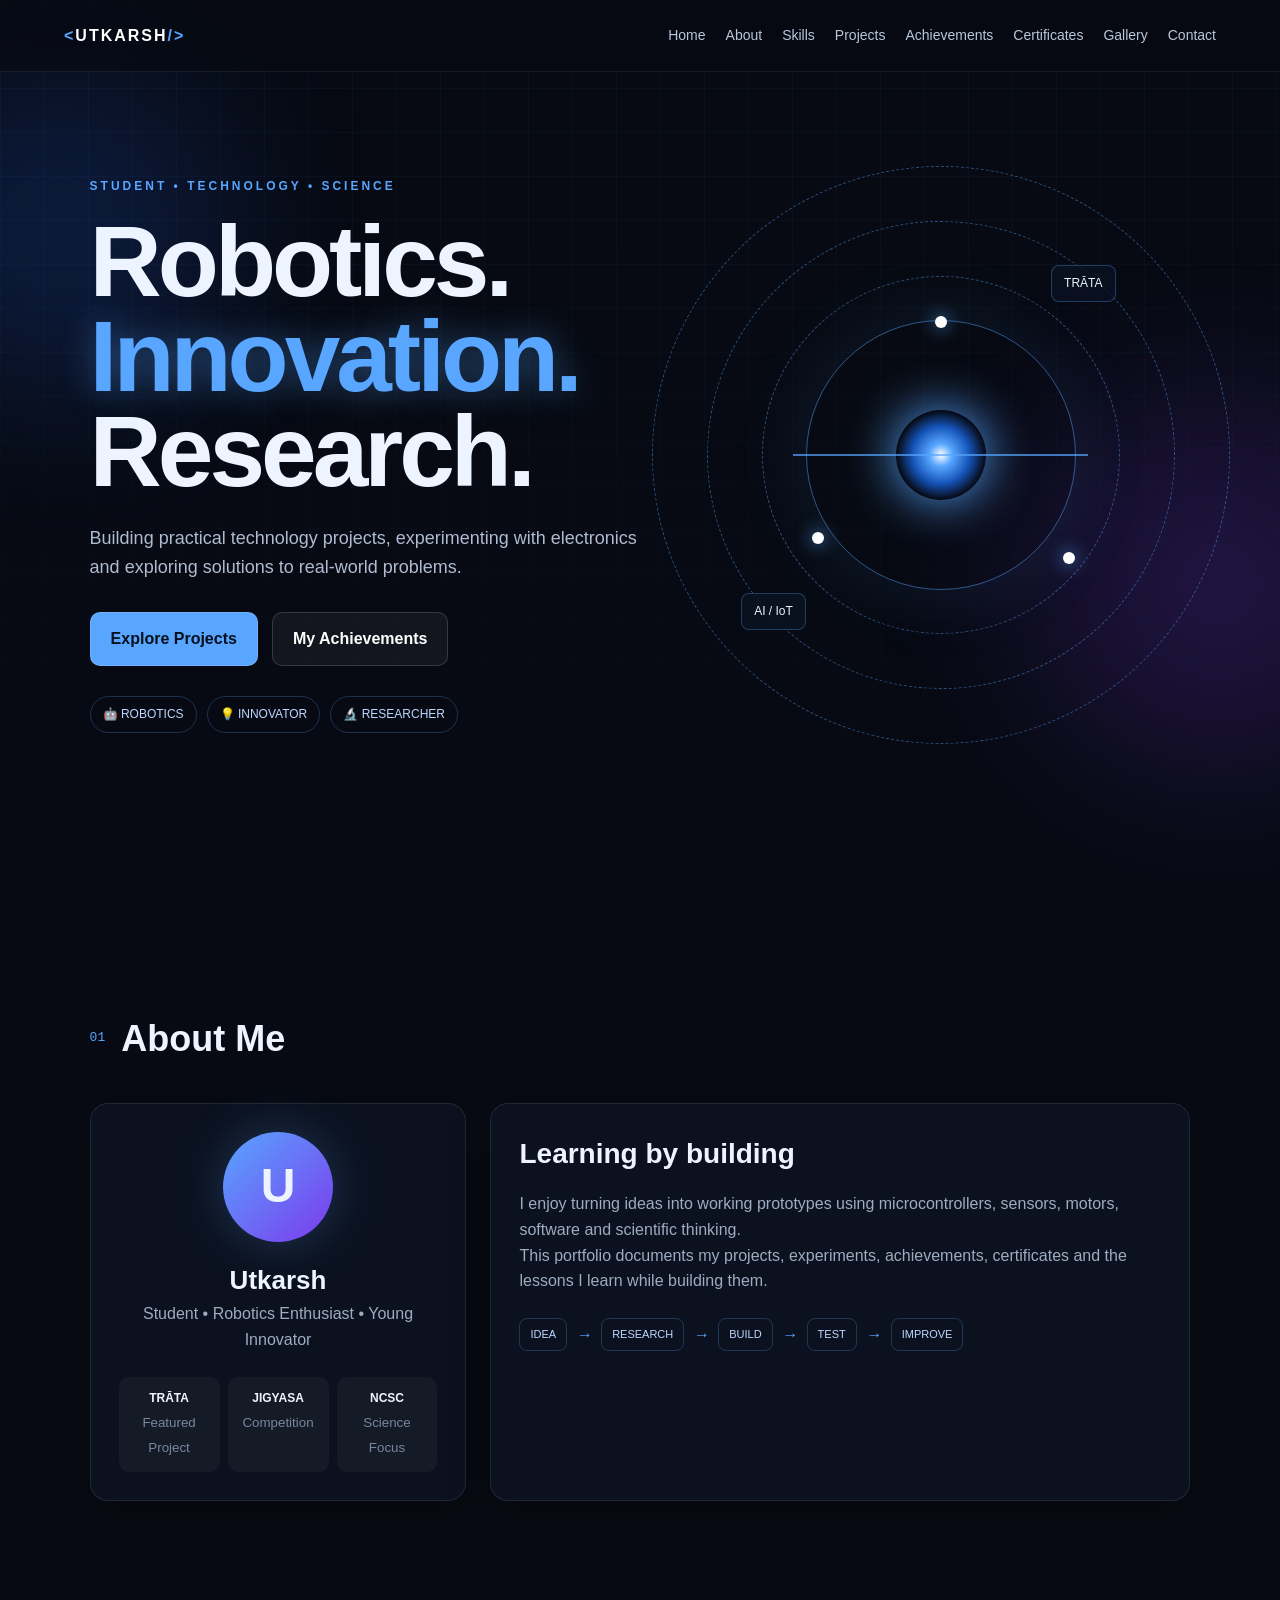
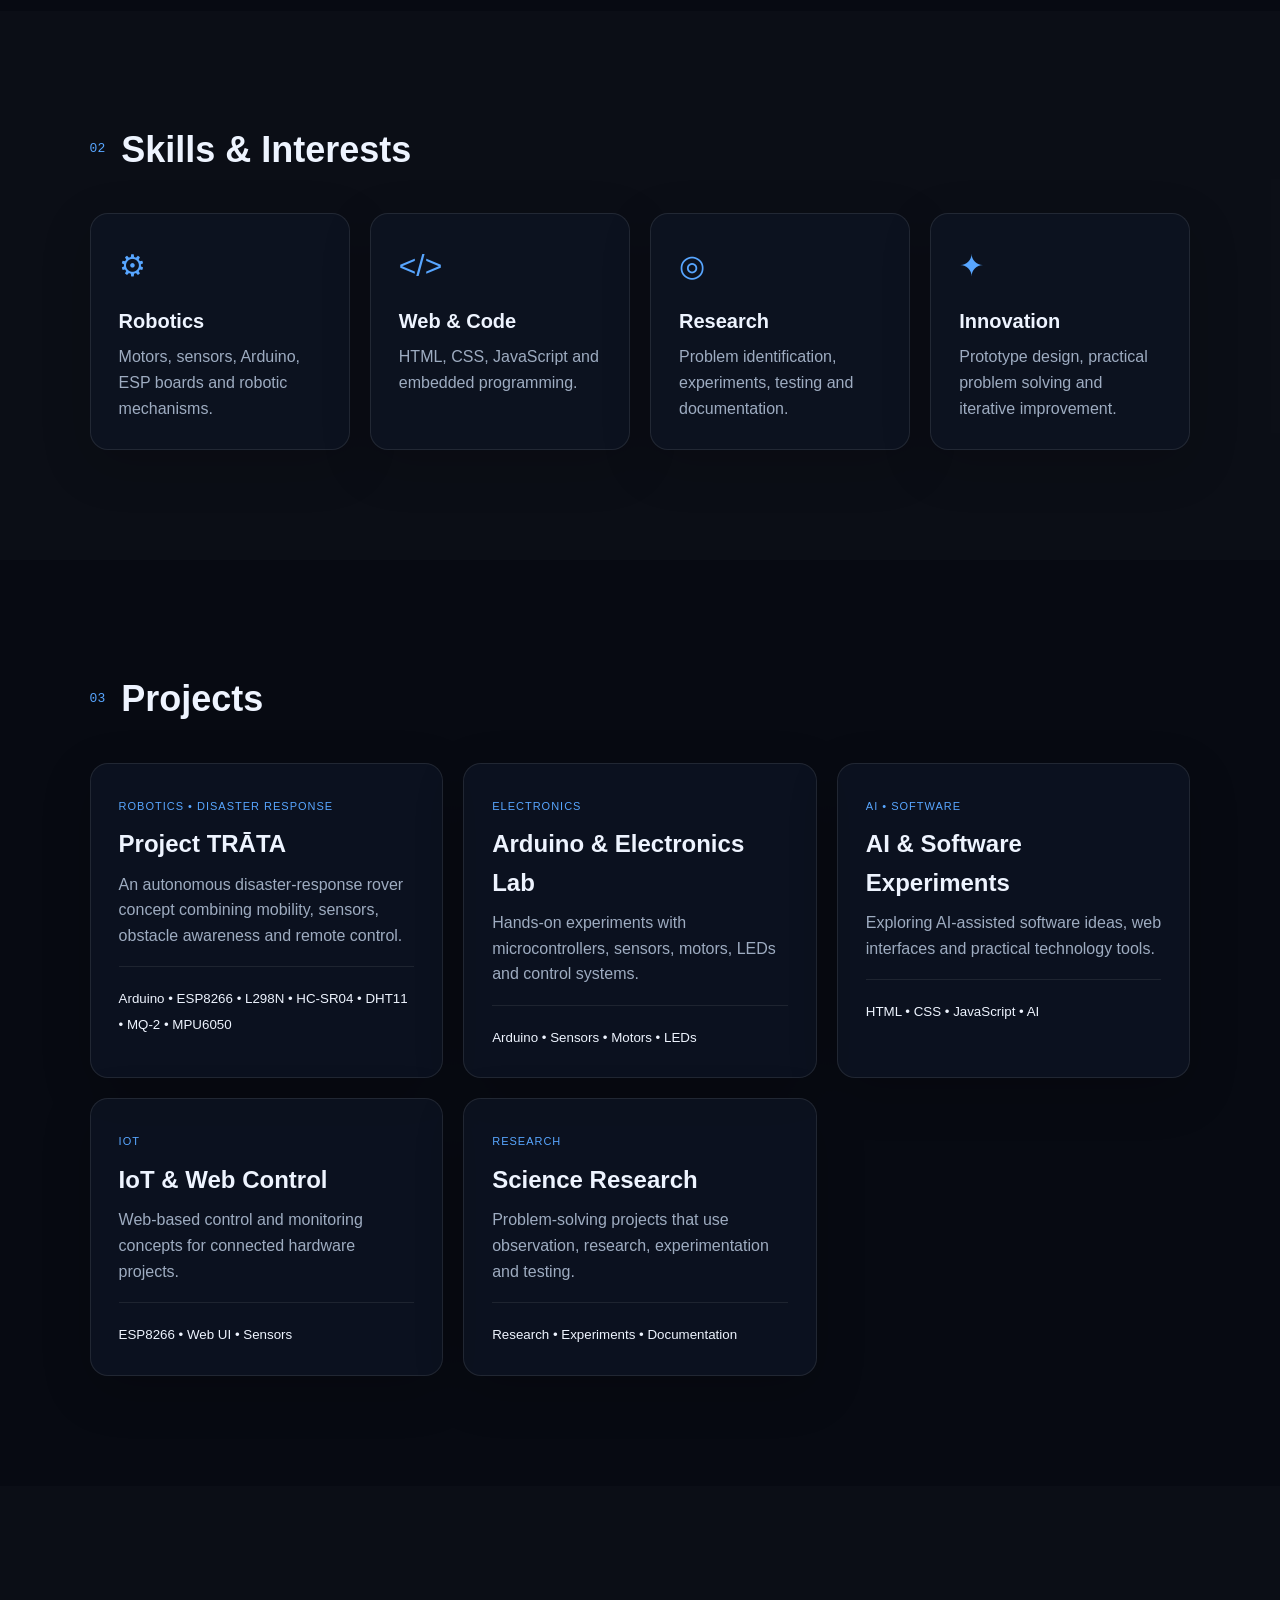
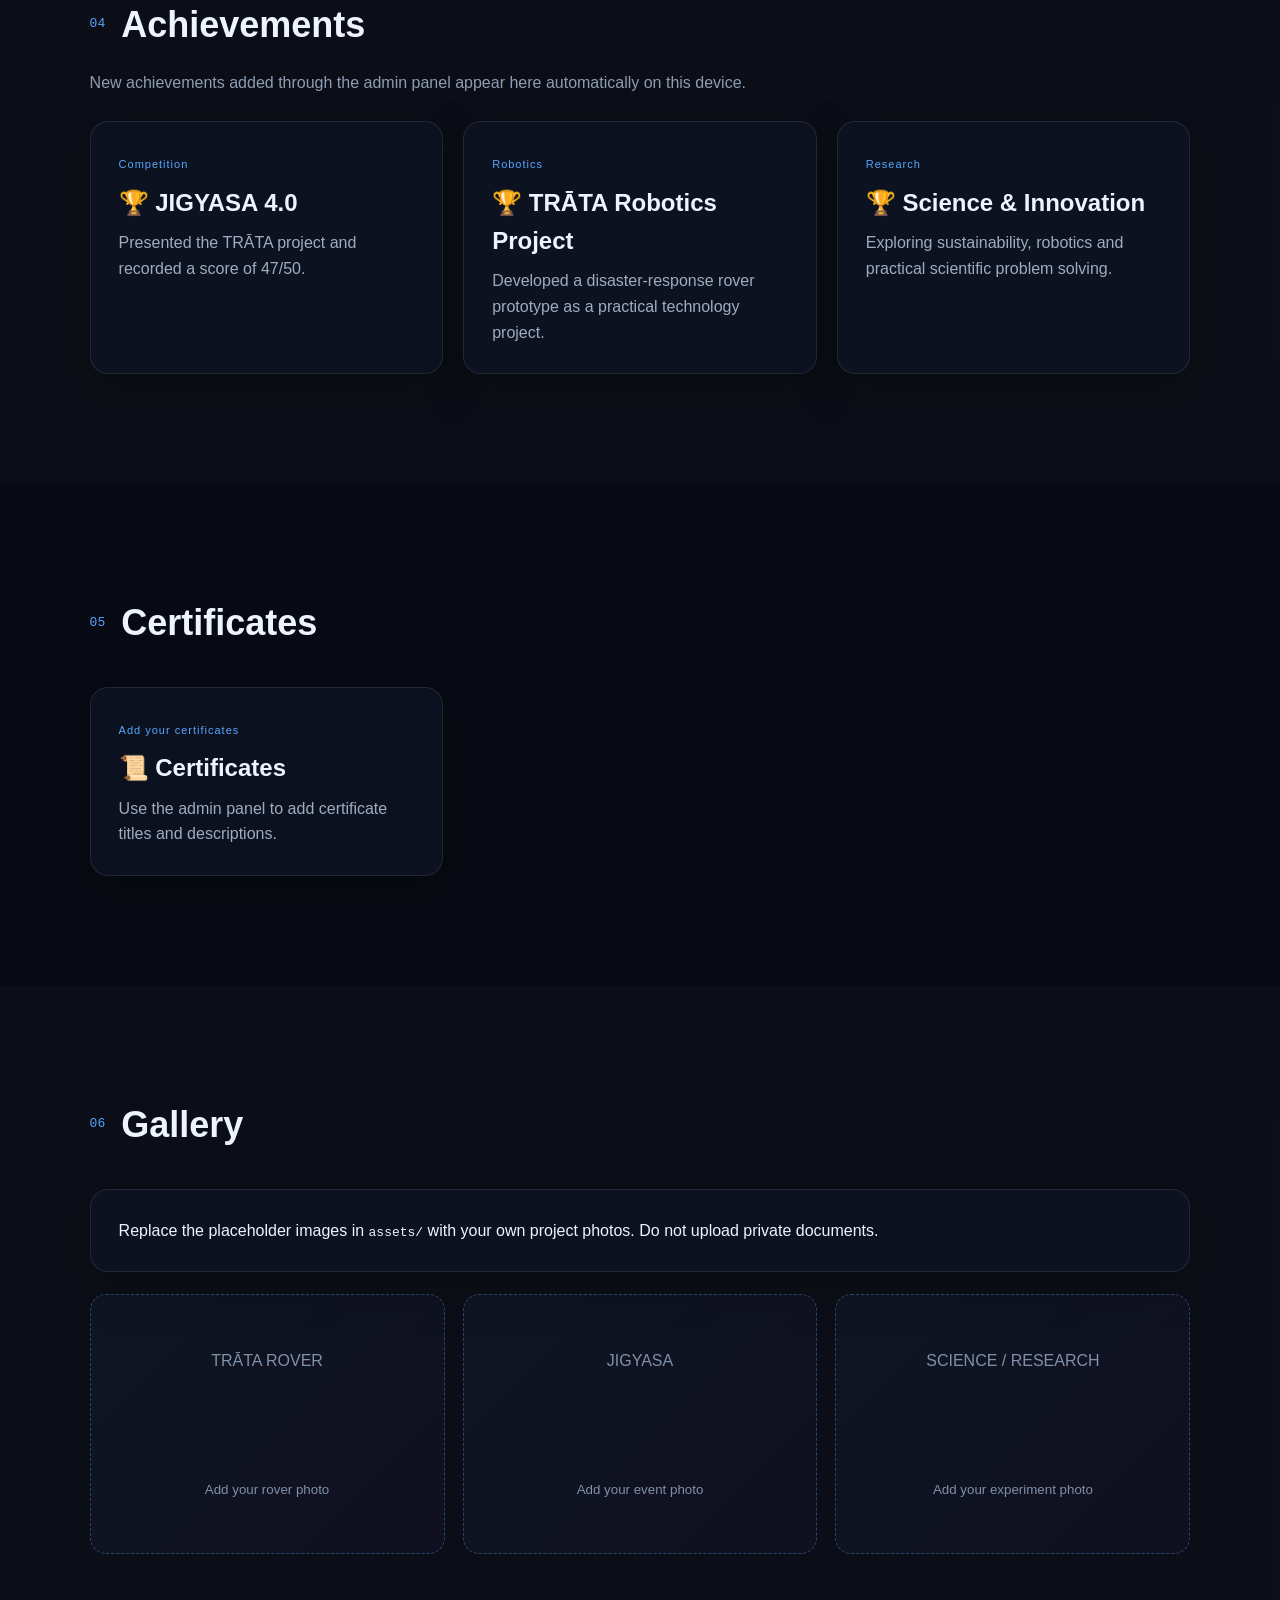
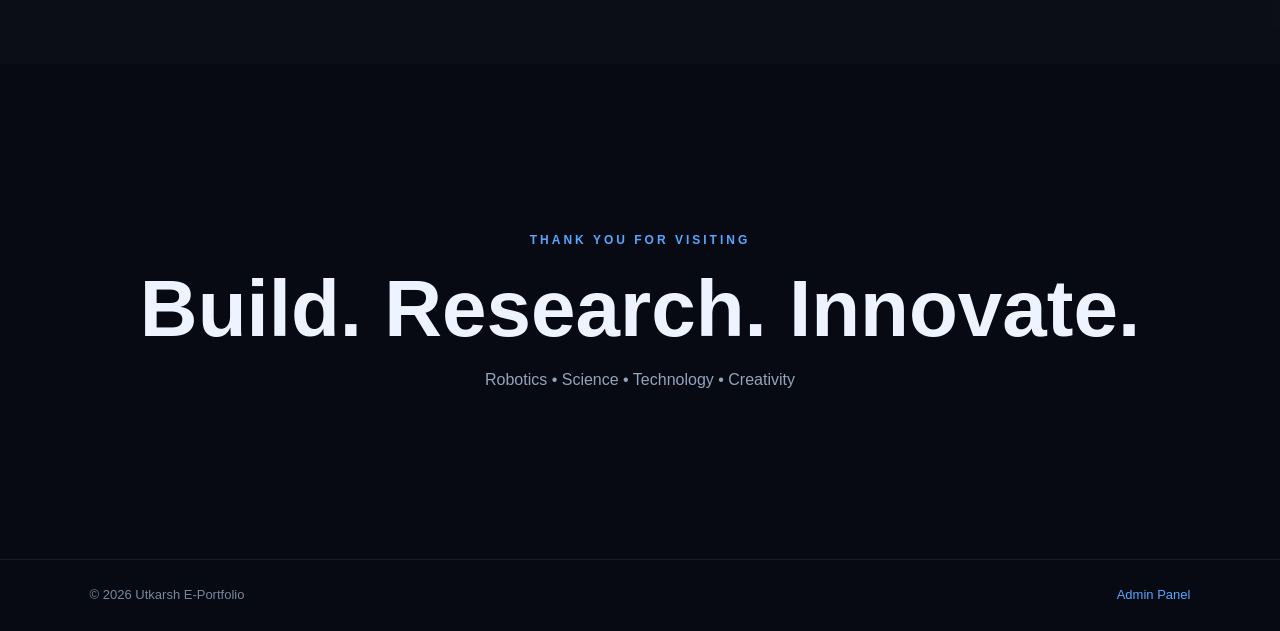
<file: index.html>
<!DOCTYPE html>
<html lang="en">
<head>
  <meta charset="UTF-8">
  <meta name="viewport" content="width=device-width, initial-scale=1.0">
  <meta name="description" content="Utkarsh's robotics, innovation and research e-portfolio">
  <title>Utkarsh | Robotics • Innovator • Researcher</title>
  <link rel="stylesheet" href="style.css">
</head>
<body>
  <div class="bg-grid"></div>
  <div class="orb orb-a"></div><div class="orb orb-b"></div>

  <header class="site-header">
    <a class="brand" href="#home"><span>&lt;</span>UTKARSH<span>/&gt;</span></a>
    <button class="menu-toggle" id="menuToggle" aria-label="Open menu">☰</button>
    <nav id="mainNav">
      <a href="#home">Home</a><a href="#about">About</a><a href="#skills">Skills</a>
      <a href="#projects">Projects</a><a href="#achievements">Achievements</a>
      <a href="#certificates">Certificates</a><a href="#gallery">Gallery</a>
      <a href="#contact">Contact</a>
    </nav>
  </header>

  <main>
    <section id="home" class="hero section-pad">
      <div class="hero-copy">
        <p class="eyebrow">STUDENT • TECHNOLOGY • SCIENCE</p>
        <h1>Robotics.<br><span>Innovation.</span><br>Research.</h1>
        <p class="lead">Building practical technology projects, experimenting with electronics and exploring solutions to real-world problems.</p>
        <div class="hero-actions">
          <a class="btn primary" href="#projects">Explore Projects</a>
          <a class="btn ghost" href="#achievements">My Achievements</a>
        </div>
        <div class="identity-chips">
          <span>🤖 ROBOTICS</span><span>💡 INNOVATOR</span><span>🔬 RESEARCHER</span>
        </div>
      </div>
      <div class="hero-visual">
        <div class="tech-core"><div class="core-dot"></div><div class="scan"></div>
          <div class="orbit o1"></div><div class="orbit o2"></div><div class="orbit o3"></div>
          <span class="node n1"></span><span class="node n2"></span><span class="node n3"></span>
        </div>
        <div class="floating-label fl1">TRĀTA</div><div class="floating-label fl2">AI / IoT</div>
      </div>
    </section>

    <section id="about" class="section-pad">
      <div class="section-heading"><span>01</span><h2>About Me</h2></div>
      <div class="two-col">
        <article class="glass profile">
          <div class="avatar">U</div><h3>Utkarsh</h3>
          <p>Student • Robotics Enthusiast • Young Innovator</p>
          <div class="mini-stats"><div><b>TRĀTA</b><small>Featured Project</small></div><div><b>JIGYASA</b><small>Competition</small></div><div><b>NCSC</b><small>Science Focus</small></div></div>
        </article>
        <article class="glass about-text">
          <h3>Learning by building</h3>
          <p>I enjoy turning ideas into working prototypes using microcontrollers, sensors, motors, software and scientific thinking.</p>
          <p>This portfolio documents my projects, experiments, achievements, certificates and the lessons I learn while building them.</p>
          <div class="process"><span>IDEA</span><i>→</i><span>RESEARCH</span><i>→</i><span>BUILD</span><i>→</i><span>TEST</span><i>→</i><span>IMPROVE</span></div>
        </article>
      </div>
    </section>

    <section id="skills" class="section-pad alt">
      <div class="section-heading"><span>02</span><h2>Skills & Interests</h2></div>
      <div class="cards four">
        <article class="glass skill"><div class="icon">⚙</div><h3>Robotics</h3><p>Motors, sensors, Arduino, ESP boards and robotic mechanisms.</p></article>
        <article class="glass skill"><div class="icon">&lt;/&gt;</div><h3>Web & Code</h3><p>HTML, CSS, JavaScript and embedded programming.</p></article>
        <article class="glass skill"><div class="icon">◎</div><h3>Research</h3><p>Problem identification, experiments, testing and documentation.</p></article>
        <article class="glass skill"><div class="icon">✦</div><h3>Innovation</h3><p>Prototype design, practical problem solving and iterative improvement.</p></article>
      </div>
    </section>

    <section id="projects" class="section-pad">
      <div class="section-heading"><span>03</span><h2>Projects</h2></div>
      <div id="projectsGrid" class="cards three"></div>
    </section>

    <section id="achievements" class="section-pad alt">
      <div class="section-heading"><span>04</span><h2>Achievements</h2></div>
      <p class="section-note">New achievements added through the admin panel appear here automatically on this device.</p>
      <div id="achievementsGrid" class="cards three"></div>
    </section>

    <section id="certificates" class="section-pad">
      <div class="section-heading"><span>05</span><h2>Certificates</h2></div>
      <div id="certificatesGrid" class="cards three"></div>
    </section>

    <section id="gallery" class="section-pad alt">
      <div class="section-heading"><span>06</span><h2>Gallery</h2></div>
      <div class="gallery-note glass">Replace the placeholder images in <code>assets/</code> with your own project photos. Do not upload private documents.</div>
      <div class="gallery">
        <div class="gallery-placeholder">TRĀTA ROVER<br><small>Add your rover photo</small></div>
        <div class="gallery-placeholder">JIGYASA<br><small>Add your event photo</small></div>
        <div class="gallery-placeholder">SCIENCE / RESEARCH<br><small>Add your experiment photo</small></div>
      </div>
    </section>

    <section id="contact" class="contact section-pad">
      <p class="eyebrow">THANK YOU FOR VISITING</p><h2>Build. Research. Innovate.</h2>
      <p>Robotics • Science • Technology • Creativity</p>
    </section>
  </main>

  <footer><span>© 2026 Utkarsh E-Portfolio</span><a href="admin.html">Admin Panel</a></footer>
  <script src="script.js"></script>
</body>
</html>
</file>
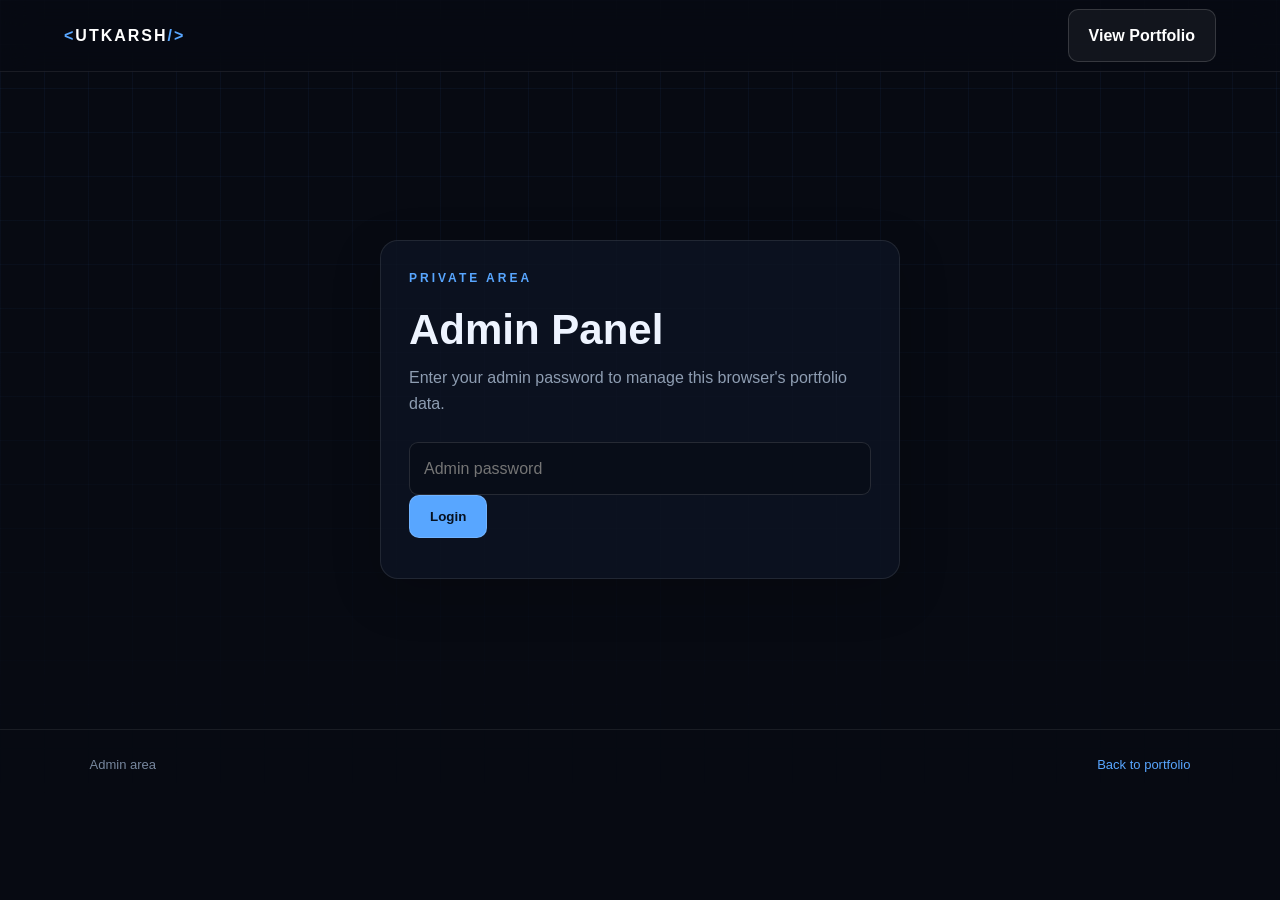
<file: admin.html>
<!DOCTYPE html>
<html lang="en"><head><meta charset="UTF-8"><meta name="viewport" content="width=device-width,initial-scale=1.0"><title>Admin | Utkarsh Portfolio</title><link rel="stylesheet" href="style.css"></head>
<body><div class="bg-grid"></div>
<header class="site-header"><a class="brand" href="index.html"><span>&lt;</span>UTKARSH<span>/&gt;</span></a><a class="btn ghost" href="index.html">View Portfolio</a></header>
<main class="section-pad admin-wrap">
  <div id="loginBox" class="glass admin-card"><p class="eyebrow">PRIVATE AREA</p><h1>Admin Panel</h1><p class="section-note">Enter your admin password to manage this browser's portfolio data.</p><form id="loginForm"><input id="password" type="password" placeholder="Admin password" autocomplete="current-password" required><button class="btn primary" type="submit">Login</button><p id="loginMsg"></p></form></div>
  <div id="panel" class="hidden">
    <div class="section-heading"><span>ADMIN</span><h2>Portfolio Control Center</h2></div>
    <div class="admin-grid">
      <section class="glass"><h3>Add Achievement</h3><form id="achievementForm" class="form"><input id="aTitle" required placeholder="Achievement title"><input id="aDate" placeholder="Event / Date"><textarea id="aDesc" required placeholder="Description"></textarea><button class="btn primary">Add Achievement</button></form></section>
      <section class="glass"><h3>Add Project</h3><form id="projectForm" class="form"><input id="pTitle" required placeholder="Project title"><input id="pTag" placeholder="Category / tags"><textarea id="pDesc" required placeholder="Project description"></textarea><input id="pTech" placeholder="Technology used"><button class="btn primary">Add Project</button></form></section>
      <section class="glass"><h3>Add Certificate</h3><form id="certificateForm" class="form"><input id="cTitle" required placeholder="Certificate title"><input id="cDate" placeholder="Issuer / Date"><textarea id="cDesc" required placeholder="Description"></textarea><button class="btn primary">Add Certificate</button></form></section>
      <section class="glass"><h3>Data Management</h3><p class="section-note">This starter version stores updates in this browser using localStorage.</p><button class="btn ghost" id="exportBtn">Export Portfolio Data</button> <button class="btn ghost" id="resetBtn">Reset Demo Data</button><p id="status"></p></section>
    </div>
    <div class="glass" style="margin-top:20px"><h3>Current entries</h3><div id="adminList"></div></div>
  </div>
</main><footer><span>Admin area</span><a href="index.html">Back to portfolio</a></footer>
<script src="admin.js"></script></body></html>
</file>
<file: style.css>
*{box-sizing:border-box;margin:0;padding:0}html{scroll-behavior:smooth}body{font-family:Inter,Segoe UI,Arial,sans-serif;background:#070a12;color:#eef4ff;line-height:1.6;overflow-x:hidden}.bg-grid{position:fixed;inset:0;z-index:-3;background-image:linear-gradient(rgba(80,150,255,.06) 1px,transparent 1px),linear-gradient(90deg,rgba(80,150,255,.06) 1px,transparent 1px);background-size:44px 44px;mask-image:linear-gradient(to bottom,#000,transparent 90%)}.orb{position:fixed;border-radius:50%;filter:blur(90px);opacity:.22;z-index:-2}.orb-a{width:320px;height:320px;background:#2563eb;top:8%;left:-100px}.orb-b{width:360px;height:360px;background:#7c3aed;right:-120px;top:45%}.site-header{position:fixed;top:0;left:0;right:0;height:72px;display:flex;align-items:center;justify-content:space-between;padding:0 5%;background:rgba(7,10,18,.72);backdrop-filter:blur(16px);border-bottom:1px solid rgba(255,255,255,.08);z-index:20}.brand{font-weight:900;letter-spacing:2px;color:#fff;text-decoration:none}.brand span{color:#58a6ff}.site-header nav{display:flex;gap:20px}.site-header nav a{color:#b9c7dc;text-decoration:none;font-size:14px}.site-header nav a:hover{color:#fff}.menu-toggle{display:none;background:none;border:0;color:#fff;font-size:26px}.section-pad{padding:110px 7%;max-width:1400px;margin:auto}.hero{min-height:100vh;display:grid;grid-template-columns:1.05fr .95fr;align-items:center;gap:50px;padding-top:120px}.eyebrow{color:#58a6ff;letter-spacing:3px;font-size:12px;font-weight:800}.hero h1{font-size:clamp(52px,8vw,100px);line-height:.95;margin:18px 0 25px;letter-spacing:-4px}.hero h1 span{color:#58a6ff;text-shadow:0 0 35px rgba(88,166,255,.45)}.lead{max-width:650px;color:#aebbd0;font-size:18px}.hero-actions{display:flex;gap:14px;margin:30px 0}.btn{display:inline-block;text-decoration:none;padding:13px 20px;border-radius:10px;font-weight:800;border:1px solid rgba(255,255,255,.15)}.primary{background:#58a6ff;color:#06101e}.ghost{color:#fff;background:rgba(255,255,255,.05)}.identity-chips{display:flex;flex-wrap:wrap;gap:10px}.identity-chips span{padding:8px 12px;border:1px solid rgba(88,166,255,.25);border-radius:999px;color:#bcd8ff;font-size:12px}.hero-visual{height:540px;position:relative;display:grid;place-items:center}.tech-core{width:270px;height:270px;border-radius:50%;border:1px solid rgba(88,166,255,.5);position:relative;display:grid;place-items:center;box-shadow:0 0 80px rgba(88,166,255,.12)}.core-dot{width:90px;height:90px;border-radius:50%;background:radial-gradient(circle,#fff 0,#58a6ff 18%,#1554b8 45%,transparent 70%);box-shadow:0 0 50px #58a6ff}.scan{position:absolute;width:110%;height:2px;background:#58a6ff;opacity:.7;animation:scan 2.5s linear infinite}.orbit{position:absolute;border:1px dashed rgba(88,166,255,.45);border-radius:50%}.o1{inset:-45px;animation:spin 12s linear infinite}.o2{inset:-100px;transform:rotate(55deg);animation:spin 18s linear reverse infinite}.o3{inset:-155px;animation:spin 25s linear infinite}.node{position:absolute;width:12px;height:12px;background:#fff;border-radius:50%;box-shadow:0 0 18px #58a6ff}.n1{top:-5px}.n2{right:0;bottom:25px}.n3{left:5px;bottom:45px}.floating-label{position:absolute;padding:8px 12px;border:1px solid rgba(88,166,255,.3);background:rgba(10,18,34,.8);border-radius:8px;font-size:12px}.fl1{top:80px;right:15%}.fl2{bottom:95px;left:10%}.section-heading{display:flex;align-items:center;gap:16px;margin-bottom:35px}.section-heading span{color:#58a6ff;font-family:monospace}.section-heading h2{font-size:36px}.alt{background:rgba(255,255,255,.018);max-width:none}.two-col{display:grid;grid-template-columns:.7fr 1.3fr;gap:24px}.glass{background:rgba(15,22,37,.72);border:1px solid rgba(255,255,255,.09);border-radius:18px;padding:28px;box-shadow:0 15px 50px rgba(0,0,0,.18)}.profile{text-align:center}.avatar{width:110px;height:110px;margin:0 auto 18px;border-radius:50%;display:grid;place-items:center;font-size:48px;font-weight:900;background:linear-gradient(135deg,#58a6ff,#7c3aed);box-shadow:0 0 50px rgba(88,166,255,.25)}.profile h3{font-size:26px}.profile p,.about-text p,.skill p,.project-card p,.achievement-card p,.certificate-card p{color:#9eacc1}.mini-stats{display:grid;grid-template-columns:repeat(3,1fr);gap:8px;margin-top:25px}.mini-stats div{padding:12px;background:rgba(255,255,255,.04);border-radius:10px}.mini-stats b{display:block;font-size:12px}.mini-stats small{color:#77879e}.about-text h3{font-size:28px;margin-bottom:15px}.process{display:flex;flex-wrap:wrap;align-items:center;gap:9px;margin-top:24px}.process span{padding:7px 10px;border:1px solid rgba(88,166,255,.25);border-radius:8px;font-size:11px;color:#bcd8ff}.process i{color:#58a6ff}.cards{display:grid;gap:20px}.cards.four{grid-template-columns:repeat(4,1fr)}.cards.three{grid-template-columns:repeat(3,1fr)}.skill{min-height:210px}.icon{font-size:30px;color:#58a6ff;margin-bottom:15px}.skill h3{font-size:20px;margin-bottom:7px}.project-card{position:relative;overflow:hidden}.project-card .project-tag{font-size:11px;color:#58a6ff;letter-spacing:1px}.project-card h3,.achievement-card h3,.certificate-card h3{font-size:24px;margin:8px 0}.project-card .project-line{height:1px;background:rgba(255,255,255,.08);margin:18px 0}.achievement-card{min-height:200px}.achievement-date{font-size:11px;color:#58a6ff;letter-spacing:1px}.certificate-card{min-height:180px}.section-note{color:#8e9db2;margin:-18px 0 25px}.gallery-note{margin-bottom:22px}.gallery{display:grid;grid-template-columns:repeat(3,1fr);gap:18px}.gallery-placeholder{min-height:260px;border-radius:16px;border:1px dashed rgba(88,166,255,.35);display:grid;place-items:center;text-align:center;color:#7f91aa;background:linear-gradient(135deg,rgba(88,166,255,.05),rgba(124,58,237,.05))}.gallery-placeholder small{display:block}.contact{text-align:center;min-height:55vh;display:grid;place-content:center}.contact h2{font-size:clamp(40px,7vw,80px);line-height:1;margin:18px 0}.contact p:last-child{color:#93a4bb}footer{padding:25px 7%;border-top:1px solid rgba(255,255,255,.08);display:flex;justify-content:space-between;color:#77879e;font-size:13px}footer a{color:#58a6ff;text-decoration:none}@keyframes spin{to{transform:rotate(360deg)}}@keyframes scan{0%{transform:rotate(0) translateY(-130px)}50%{transform:rotate(0) translateY(130px)}100%{transform:rotate(0) translateY(-130px)}}@media(max-width:900px){.hero{grid-template-columns:1fr}.hero-visual{height:400px}.cards.four{grid-template-columns:repeat(2,1fr)}.cards.three,.gallery{grid-template-columns:1fr 1fr}.two-col{grid-template-columns:1fr}}@media(max-width:700px){.site-header nav{position:absolute;top:72px;left:0;right:0;display:none;flex-direction:column;padding:20px;background:#080d18;border-bottom:1px solid rgba(255,255,255,.1)}.site-header nav.open{display:flex}.menu-toggle{display:block}.hero h1{font-size:55px}.section-pad{padding:85px 5%}.cards.four,.cards.three,.gallery{grid-template-columns:1fr}.hero-visual{height:330px}.tech-core{width:190px;height:190px}.o1{inset:-25px}.o2{inset:-55px}.o3{inset:-90px}.floating-label{display:none}.mini-stats{grid-template-columns:1fr}.process{justify-content:center}.process i{display:none}footer{flex-direction:column;gap:8px;text-align:center}}
.admin-wrap{max-width:1200px;margin-top:90px}.admin-card{max-width:520px;margin:40px auto}.admin-card h1{font-size:42px;margin:8px 0 20px}.admin-grid{display:grid;grid-template-columns:1fr 1fr;gap:20px}.form{display:grid;gap:12px;margin-top:18px}input,textarea{width:100%;padding:13px 14px;background:#080d18;color:#fff;border:1px solid rgba(255,255,255,.12);border-radius:9px;font:inherit}textarea{min-height:110px;resize:vertical}.hidden{display:none}.delete{margin-left:10px;border:1px solid rgba(255,255,255,.12);background:transparent;color:#ff8d8d;padding:4px 8px;border-radius:6px}.admin-card #loginMsg,#status{color:#58a6ff;margin-top:12px}ul{padding-left:20px;margin:12px 0 20px}@media(max-width:800px){.admin-grid{grid-template-columns:1fr}}
</file>
